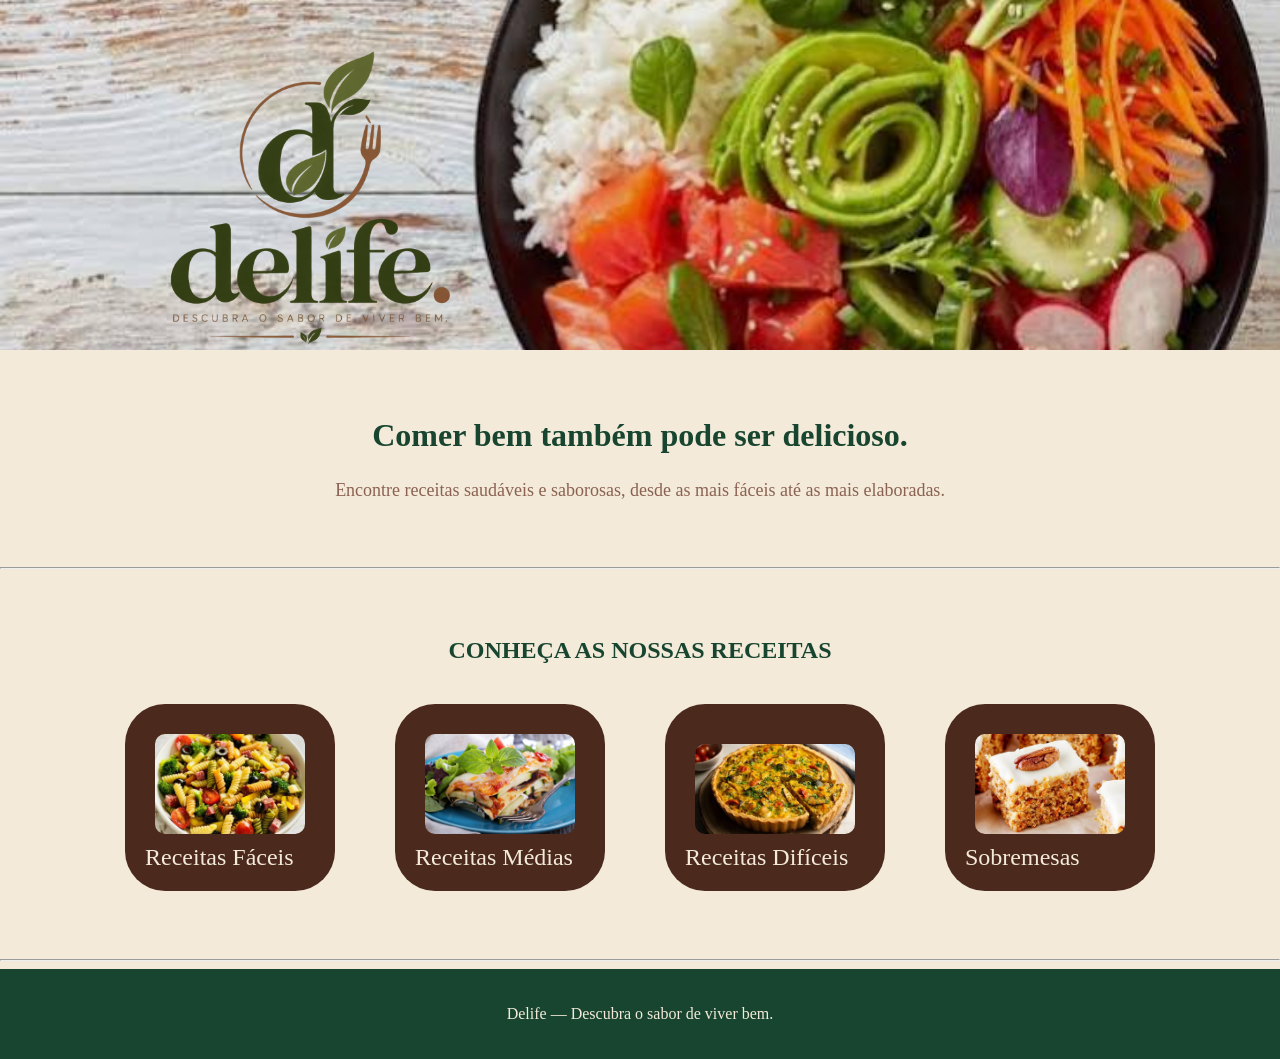
<file: index.html>
<!DOCTYPE html>
<html lang="pt-BR">

<head>
    <meta charset="UTF-8">
    <meta name="viewport" content="width=device-width, initial-scale=1.0">

    <link rel="stylesheet" href="css/style.alyne.css">

    <title>DELIFE</title>
</head>

<body>

    <div class="banner">

        <img class="imagem"
            src="fotos/images (4).jpg"
            alt="Imagem de comida">

        <div class="escuro"></div>

        <img class="logo"
            src="fotos/delife.png"
            alt="Logo Delife">

    </div>


    <div class="inicio">

        <h2>
            Comer bem também pode ser delicioso.
        </h2>
        
        <p>
            Encontre receitas saudáveis e saborosas, desde as mais
            fáceis até as mais elaboradas.
        </p>

    </div>


    <hr>


    <div class="receitas">

        <h2>
            CONHEÇA AS NOSSAS RECEITAS
        </h2>

        <div class="botoes">

            <button class="botao-facil">
                <a href="receitas_facies.html">Receitas Fáceis</a>
                <img src="fotos/images.fácies.jpg">
            </button>

            <button class="botao-medio">
                <a href="receitas-medias.html">Receitas Médias</a>
                <img src="fotos/images.media.jpg">
            </button>

            <button class="botao-dificil">
                <a href="receitas-dificies.html">Receitas Difíceis</a>
                <img src="fotos/images.dificil.jpg">
            </button>

            <button class="botao-sobremesa">
                <a href="sobremesas.html">Sobremesas</a>
                <img src="fotos/images.sobremesa.jpg">
            </button>

        </div>

    </div>


    <hr>


    <div class="final">

        <p>
            Delife — Descubra o sabor de viver bem.
        </p>

    </div>

</body>

</html>
</file>
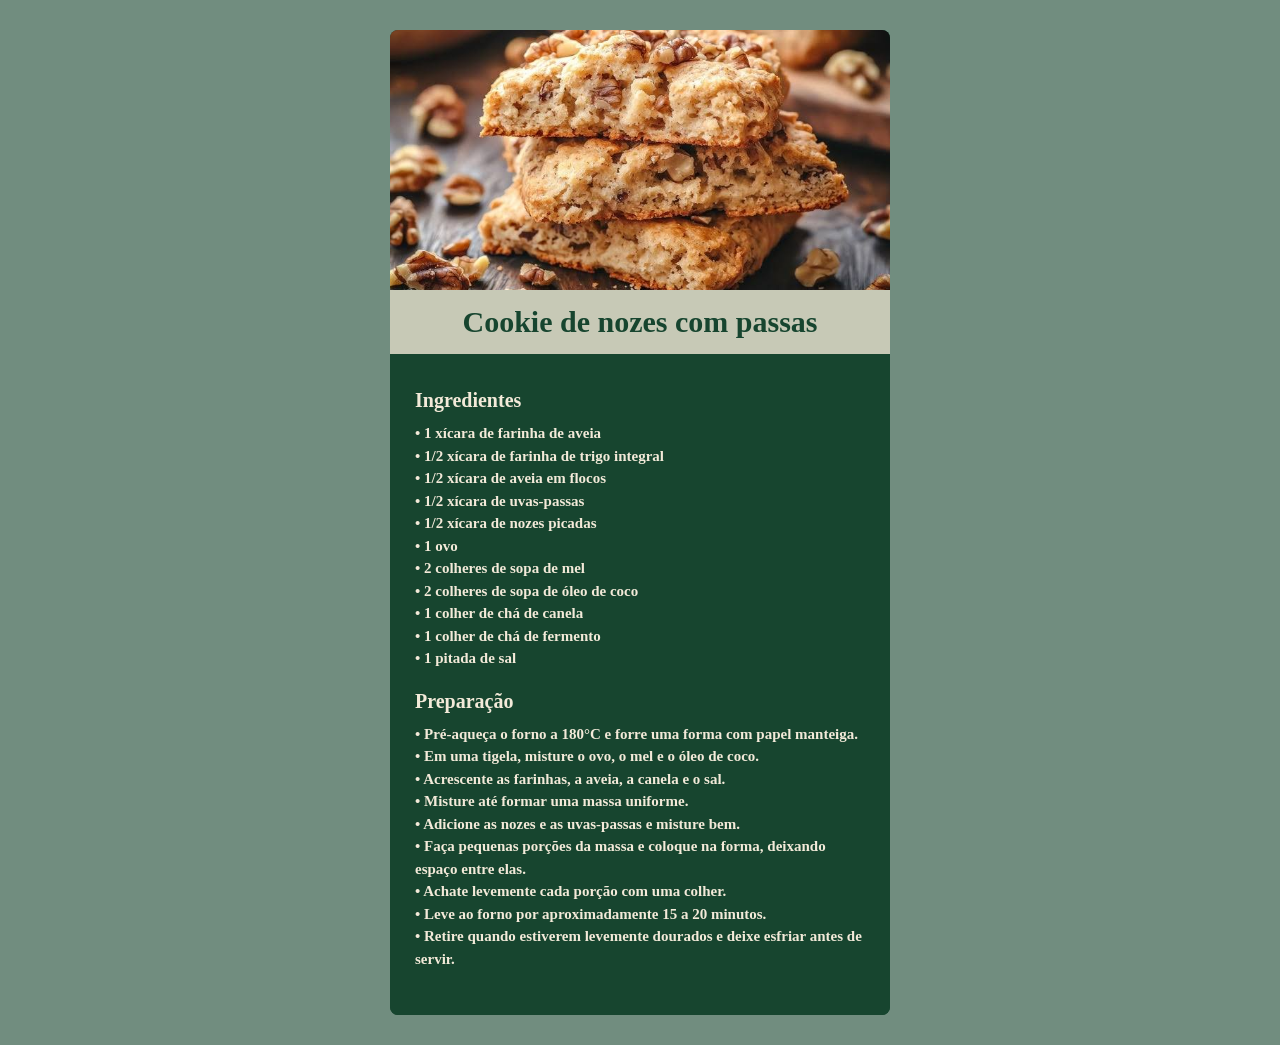
<file: cookie.html>
<!DOCTYPE html>
<html lang="pt-BR">

<head>
    <meta charset="UTF-8">
    <meta name="viewport" content="width=device-width, initial-scale=1.0">

    <link rel="stylesheet" href="css/style.cookie.css">

    <title>Cookie de nozes com passas - Delife</title>
</head>

<body>

    <div class="receita">

        <img class="foto" src="fotos/cookies.jpg" alt="Cookie de nozes com passas">

        <h1 class="nome">
            Cookie de nozes com passas
        </h1>

        <div class="conteudo">

            <h2>
                Ingredientes
            </h2>

            <p>
                • 1 xícara de farinha de aveia<br>
                • 1/2 xícara de farinha de trigo integral<br>
                • 1/2 xícara de aveia em flocos<br>
                • 1/2 xícara de uvas-passas<br>
                • 1/2 xícara de nozes picadas<br>
                • 1 ovo<br>
                • 2 colheres de sopa de mel<br>
                • 2 colheres de sopa de óleo de coco<br>
                • 1 colher de chá de canela<br>
                • 1 colher de chá de fermento<br>
                • 1 pitada de sal
            </p>

            <h2>
                Preparação
            </h2>

            <p>
                • Pré-aqueça o forno a 180°C e forre uma forma com papel manteiga.<br>
                • Em uma tigela, misture o ovo, o mel e o óleo de coco.<br>
                • Acrescente as farinhas, a aveia, a canela e o sal.<br>
                • Misture até formar uma massa uniforme.<br>
                • Adicione as nozes e as uvas-passas e misture bem.<br>
                • Faça pequenas porções da massa e coloque na forma, deixando espaço entre elas.<br>
                • Achate levemente cada porção com uma colher.<br>
                • Leve ao forno por aproximadamente 15 a 20 minutos.<br>
                • Retire quando estiverem levemente dourados e deixe esfriar antes de servir.
            </p>

        </div>

    </div>

</body>

</html>
</file>
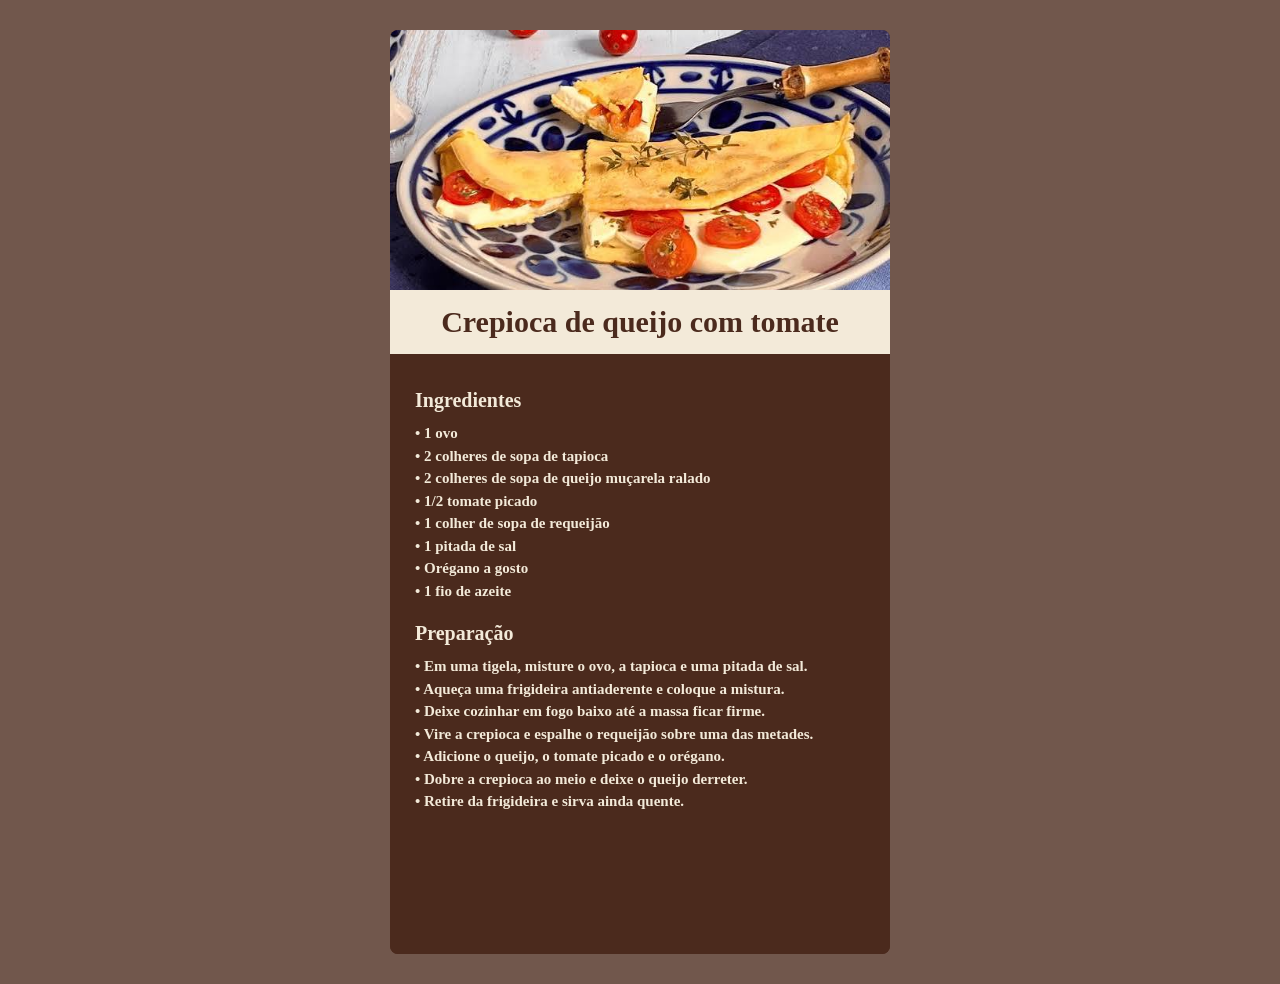
<file: crepe.html>
<!DOCTYPE html>
<html lang="pt-BR">
<head>
    <meta charset="UTF-8">
    <meta name="viewport" content="width=device-width, initial-scale=1.0">
    <link rel="stylesheet" href="css/style.crepioca.css">
    <title>Crepioca de queijo com tomate - Delife</title>
</head>
<body>

    <div class="receita">

        <img class="foto" src="fotos/crepioca.jpg" alt="Crepioca de queijo com tomate">

        <h1 class="nome">Crepioca de queijo com tomate</h1>

        <div class="conteudo">

            <h2>Ingredientes</h2>

            <p>
                • 1 ovo<br>
                • 2 colheres de sopa de tapioca<br>
                • 2 colheres de sopa de queijo muçarela ralado<br>
                • 1/2 tomate picado<br>
                • 1 colher de sopa de requeijão<br>
                • 1 pitada de sal<br>
                • Orégano a gosto<br>
                • 1 fio de azeite
            </p>

            <h2>Preparação</h2>

            <p>
                • Em uma tigela, misture o ovo, a tapioca e uma pitada de sal.<br>
                • Aqueça uma frigideira antiaderente e coloque a mistura.<br>
                • Deixe cozinhar em fogo baixo até a massa ficar firme.<br>
                • Vire a crepioca e espalhe o requeijão sobre uma das metades.<br>
                • Adicione o queijo, o tomate picado e o orégano.<br>
                • Dobre a crepioca ao meio e deixe o queijo derreter.<br>
                • Retire da frigideira e sirva ainda quente.
            </p>

        </div>

    </div>

</body>
</html>
</file>
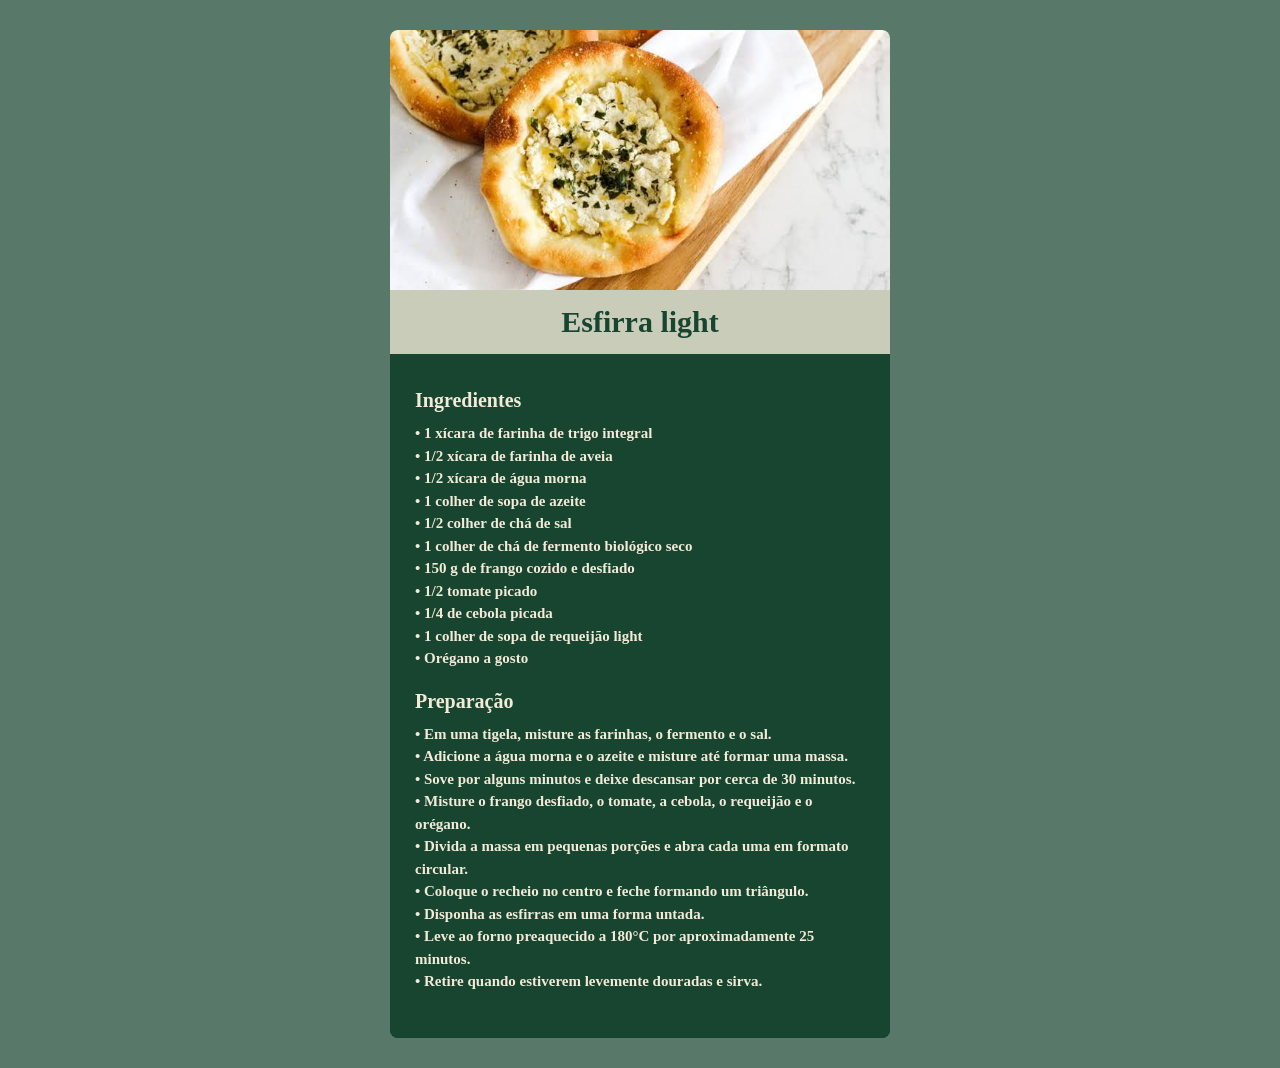
<file: esfirra.html>
<!DOCTYPE html>
<html lang="pt-BR">
<head>
    <meta charset="UTF-8">
    <meta name="viewport" content="width=device-width, initial-scale=1.0">
    <link rel="stylesheet" href="css/style.esfirra.css">
    <title>Esfirra light - Delife</title>
</head>
<body>

    <div class="receita">

        <img class="foto" src="fotos/esfirra.jpg" alt="Esfirra light">

        <h1 class="nome">Esfirra light</h1>

        <div class="conteudo">

            <h2>Ingredientes</h2>

            <p>
                • 1 xícara de farinha de trigo integral<br>
                • 1/2 xícara de farinha de aveia<br>
                • 1/2 xícara de água morna<br>
                • 1 colher de sopa de azeite<br>
                • 1/2 colher de chá de sal<br>
                • 1 colher de chá de fermento biológico seco<br>
                • 150 g de frango cozido e desfiado<br>
                • 1/2 tomate picado<br>
                • 1/4 de cebola picada<br>
                • 1 colher de sopa de requeijão light<br>
                • Orégano a gosto
            </p>

            <h2>Preparação</h2>

            <p>
                • Em uma tigela, misture as farinhas, o fermento e o sal.<br>
                • Adicione a água morna e o azeite e misture até formar uma massa.<br>
                • Sove por alguns minutos e deixe descansar por cerca de 30 minutos.<br>
                • Misture o frango desfiado, o tomate, a cebola, o requeijão e o orégano.<br>
                • Divida a massa em pequenas porções e abra cada uma em formato circular.<br>
                • Coloque o recheio no centro e feche formando um triângulo.<br>
                • Disponha as esfirras em uma forma untada.<br>
                • Leve ao forno preaquecido a 180°C por aproximadamente 25 minutos.<br>
                • Retire quando estiverem levemente douradas e sirva.
            </p>

        </div>

    </div>

</body>
</html>
</file>
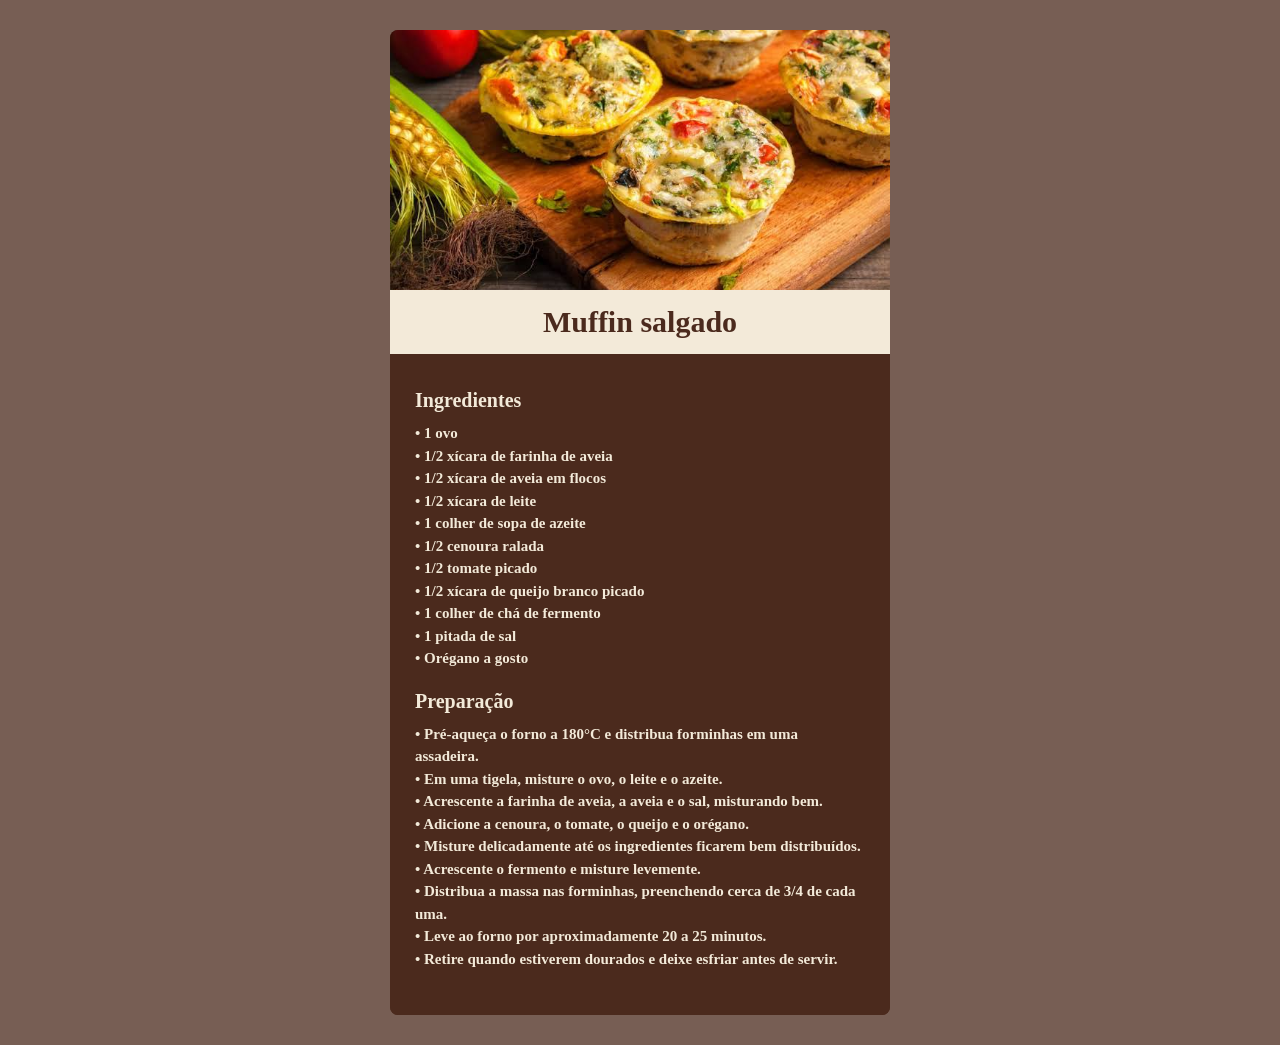
<file: muffin.salgado.html>
<!DOCTYPE html>
<html lang="pt-BR">
<head>
    <meta charset="UTF-8">
    <meta name="viewport" content="width=device-width, initial-scale=1.0">
    <link rel="stylesheet" href="css/style.muffinsalgado.css">
    <title>Muffin salgado - Delife</title>
</head>
<body>

    <div class="receita">

        <img class="foto" src="fotos/muffin salgado.jpg" alt="Muffin salgado">

        <h1 class="nome">Muffin salgado</h1>

        <div class="conteudo">

            <h2>Ingredientes</h2>

            <p>
                • 1 ovo<br>
                • 1/2 xícara de farinha de aveia<br>
                • 1/2 xícara de aveia em flocos<br>
                • 1/2 xícara de leite<br>
                • 1 colher de sopa de azeite<br>
                • 1/2 cenoura ralada<br>
                • 1/2 tomate picado<br>
                • 1/2 xícara de queijo branco picado<br>
                • 1 colher de chá de fermento<br>
                • 1 pitada de sal<br>
                • Orégano a gosto
            </p>

            <h2>Preparação</h2>

            <p>
                • Pré-aqueça o forno a 180°C e distribua forminhas em uma assadeira.<br>
                • Em uma tigela, misture o ovo, o leite e o azeite.<br>
                • Acrescente a farinha de aveia, a aveia e o sal, misturando bem.<br>
                • Adicione a cenoura, o tomate, o queijo e o orégano.<br>
                • Misture delicadamente até os ingredientes ficarem bem distribuídos.<br>
                • Acrescente o fermento e misture levemente.<br>
                • Distribua a massa nas forminhas, preenchendo cerca de 3/4 de cada uma.<br>
                • Leve ao forno por aproximadamente 20 a 25 minutos.<br>
                • Retire quando estiverem dourados e deixe esfriar antes de servir.
            </p>

        </div>

    </div>

</body>
</html>
</file>
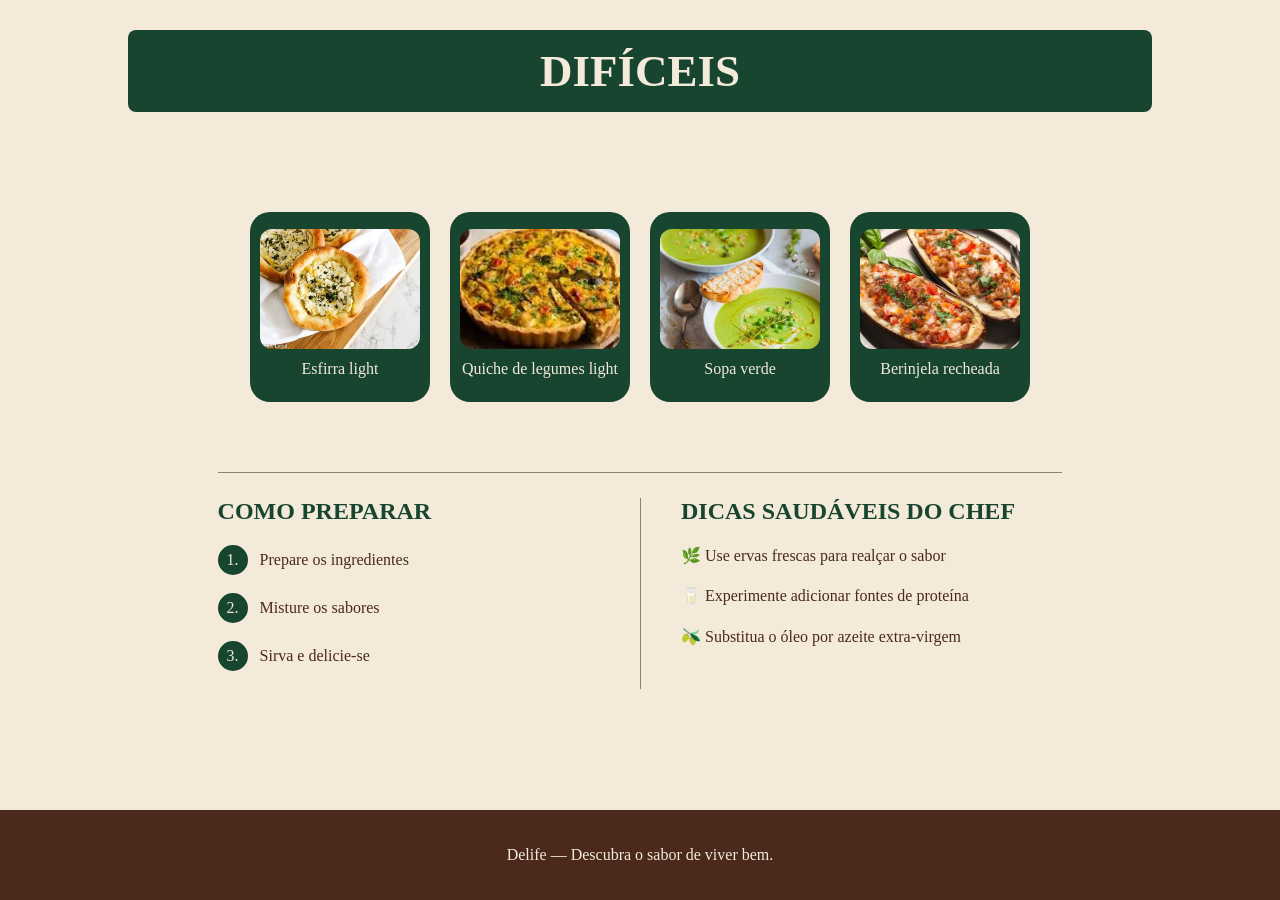
<file: receitas-dificies.html>
<!DOCTYPE html>
<html lang="pt-BR">

<head>
    <meta charset="UTF-8">
    <meta name="viewport" content="width=device-width, initial-scale=1.0">

    <link rel="stylesheet" href="css/style.dificil.css">

    <title>Receitas Difíceis - Delife</title>
</head>

<body>

    <div class="titulo">

        <h1>DIFÍCEIS</h1>

    </div>


    <div class="receitasdif">

        <button class="receitadif">
            <a href="esfirra.html">
                <img src="fotos/esfirra.jpg">
                <p>Esfirra light</p>
            </a>
        </button>


        <button class="receitadif">
            <a href="quiche-legumes.html">
                <img src="fotos/quiche.jpg">
                <p>Quiche de legumes light</p>
            </a>
        </button>


        <button class="receitadif">
            <a href="sopa-verde.html">
                <img src="fotos/sopaverde.jpg">
                <p>Sopa verde</p>
            </a>
        </button>


        <button class="receitadif">
            <a href="berinjela-recheada.html">
                <img src="fotos/beringela recheada.jpg">
                <p>Berinjela recheada</p>
            </a>
        </button>
        
    </div>

    <hr>

    <div class="informacoes">

        <div class="preparo">
            <h2>COMO PREPARAR</h2>

            <p><span>1.</span> Prepare os ingredientes</p>

            <p><span>2.</span> Misture os sabores</p>

            <p><span>3.</span> Sirva e delicie-se</p>
        </div>

        <div class="dicas">
            <h2>DICAS SAUDÁVEIS DO CHEF</h2>

            <p>🌿 Use ervas frescas para realçar o sabor</p>

            <p>🥛 Experimente adicionar fontes de proteína</p>

            <p>🫒 Substitua o óleo por azeite extra-virgem</p>
        </div>

    </div>

    </div>


    <div class="final">

        <p>Delife — Descubra o sabor de viver bem.</p>

    </div>

</body>

</html>
</file>
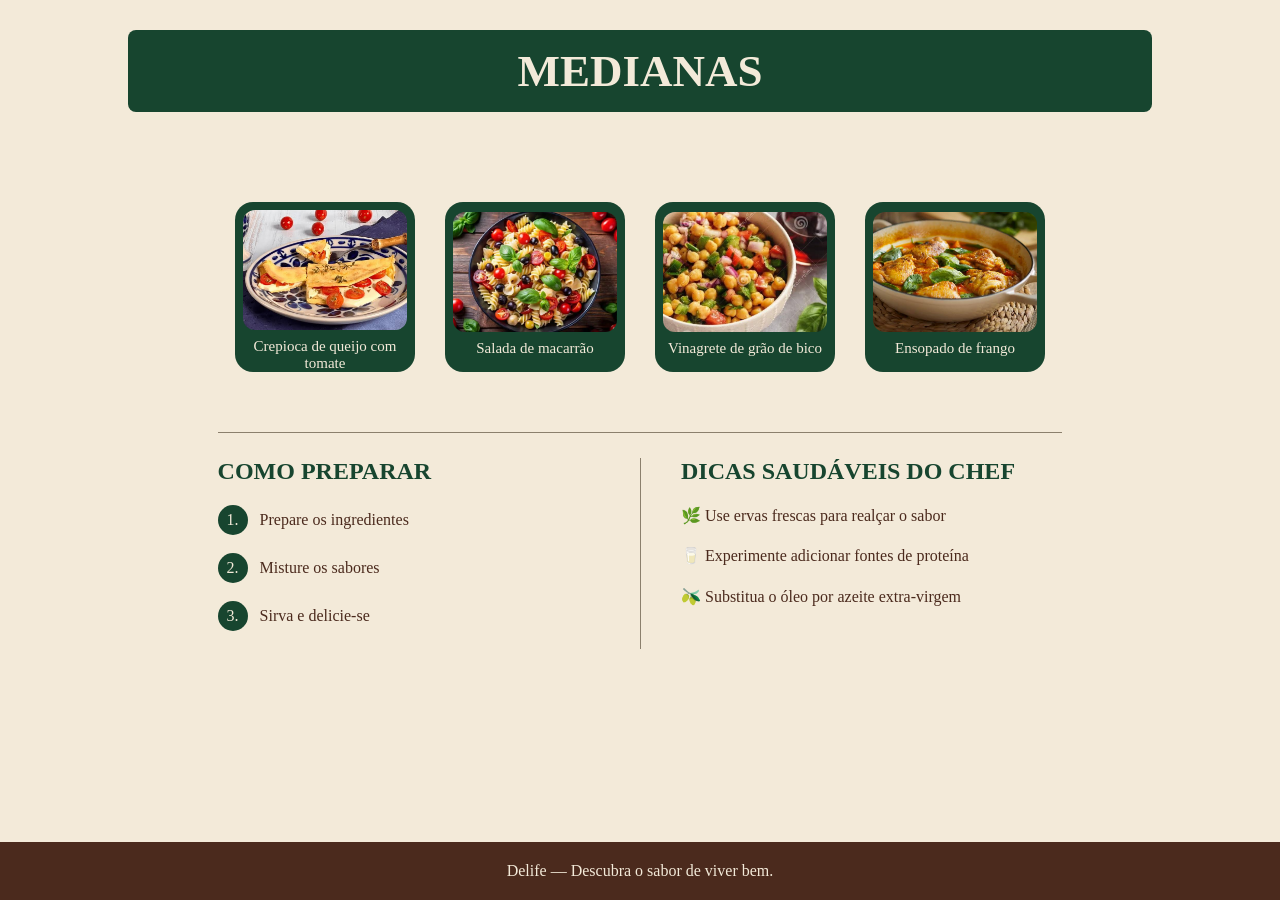
<file: receitas-medias.html>
<!DOCTYPE html>
<html lang="pt-BR">

<head>
    <meta charset="UTF-8">
    <meta name="viewport" content="width=device-width, initial-scale=1.0">

    <link rel="stylesheet" href="css/style.medias.css">

    <title>Receitas Médias - Delife</title>
</head>

<body>

    <div class="titulo">
        <h1>MEDIANAS</h1>
    </div>

    <div class="receitasmed">

        <button class="receitamed">
            <a href="crepe.html">
                <img src="fotos/crepioca.jpg">
                <p>Crepioca de queijo com tomate</p>
            </a>
        </button>

        <button class="receitamed">
            <a href="salada.html">
                <img src="fotos/salada de macarrão.jpg">
                <p>Salada de macarrão</p>
            </a>
        </button>

        <button class="receitamed">
            <a href="vinagrete.html">
                <img src="fotos/vinagrte.jpg">
                <p>Vinagrete de grão de bico</p>
            </a>
        </button>

        <button class="receitamed">
            <a href="ensopado.html">
                <img src="fotos/ensopado de frango.jpg">
                <p>Ensopado de frango</p>
            </a>
        </button>

    </div>

    <hr>

    <div class="informacoes">

        <div class="preparo">
            <h2>COMO PREPARAR</h2>

            <p><span>1.</span> Prepare os ingredientes</p>

            <p><span>2.</span> Misture os sabores</p>

            <p><span>3.</span> Sirva e delicie-se</p>
        </div>

        <div class="dicas">
            <h2>DICAS SAUDÁVEIS DO CHEF</h2>

            <p>🌿 Use ervas frescas para realçar o sabor</p>

            <p>🥛 Experimente adicionar fontes de proteína</p>

            <p>🫒 Substitua o óleo por azeite extra-virgem</p>
        </div>

    </div>

    <div class="final">
        <p>Delife — Descubra o sabor de viver bem.</p>
    </div>

</body>

</html>
</file>
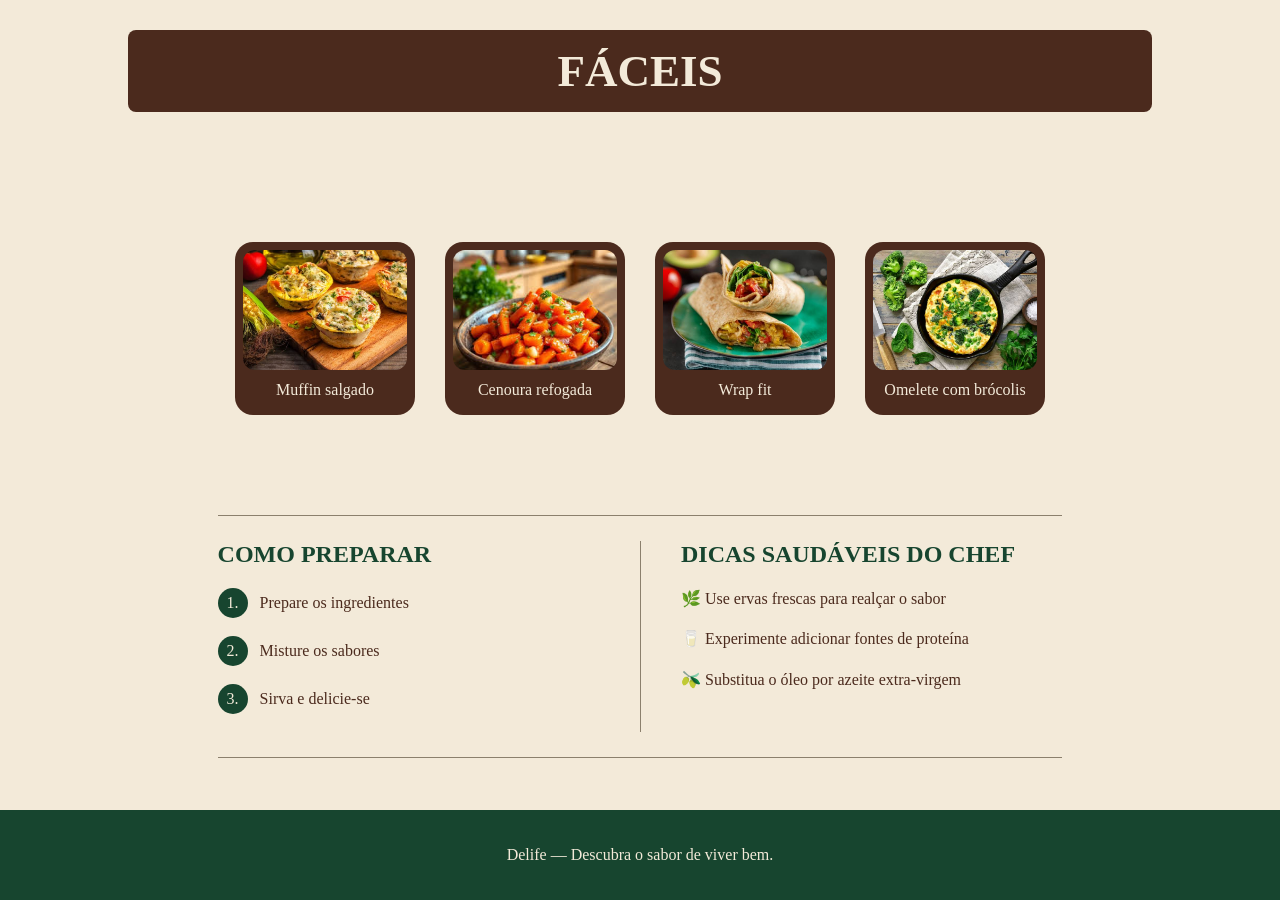
<file: receitas_facies.html>
<!DOCTYPE html>
<html lang="pt-BR">

<head>
    <meta charset="UTF-8">
    <meta name="viewport" content="width=device-width, initial-scale=1.0">

    <link rel="stylesheet" href="css/style.facil.css">

    <title>Receitas Fáceis - Delife</title>
</head>

<body>

    <div class="titulo">

        <h1>FÁCEIS</h1>

    </div>


    <div class="receitas">

        <button class="receita">
            <a href="muffin.salgado.html">
                <img src="fotos/muffin salgado.jpg">
                <p>Muffin salgado</p>
            </a>
        </button>


        <button class="receita">
            <a href="cenoura-refogada.html">
                <img src="fotos/cenoura-refogada.jpg">
                <p>Cenoura refogada</p>
            </a>
        </button>


        <button class="receita">
            <a href="wrap-fit.html">
                <img src="fotos/wrap.jpg">
                <p>Wrap fit</p>
            </a>
        </button>


        <button class="receita">
            <a href="omelete-brocolis.html">
                <img src="fotos/omeletedebrócolis.jpg">
                <p>Omelete com brócolis</p>
            </a>
        </button>
          </div>

    <hr>

    <div class="informacoes">

        <div class="preparo">
            <h2>COMO PREPARAR</h2>

            <p><span>1.</span> Prepare os ingredientes</p>

            <p><span>2.</span> Misture os sabores</p>

            <p><span>3.</span> Sirva e delicie-se</p>
        </div>

        <div class="dicas">
            <h2>DICAS SAUDÁVEIS DO CHEF</h2>

            <p>🌿 Use ervas frescas para realçar o sabor</p>

            <p>🥛 Experimente adicionar fontes de proteína</p>

            <p>🫒 Substitua o óleo por azeite extra-virgem</p>
        </div>

    </div>


    </div>


    <hr>


    <div class="final">

        <p>Delife — Descubra o sabor de viver bem.</p>

    </div>

</body>

</html>
</file>
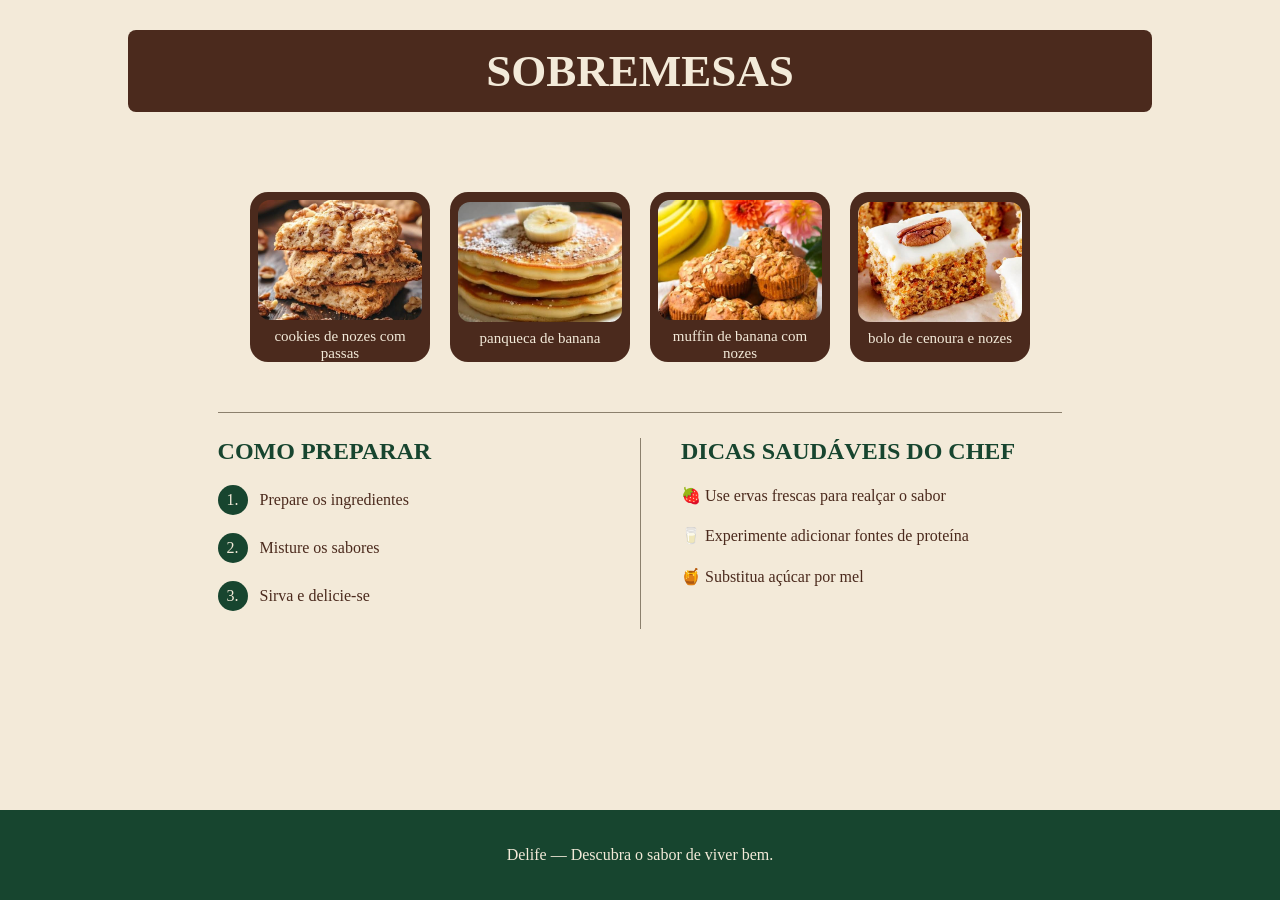
<file: sobremesas.html>
<!DOCTYPE html>
<html lang="pt-BR">

<head>
    <meta charset="UTF-8">
    <meta name="viewport" content="width=device-width, initial-scale=1.0">

    <link rel="stylesheet" href="css/style.sobreme.css">

    <title>Sobremesas - Delife</title>
</head>

<body>

<div class="titulo">
<h1>SOBREMESAS</h1>
</div>

<div class="sobremesas">

<button class="sobremesa">
<a href="cookie.html">
<img src="fotos/cookies.jpg">
<p>cookies de nozes com passas</p>
</a>
</button>

<button class="sobremesa">
<a href="panqueca.html">
<img src="fotos/panqueca.jpg">
<p>panqueca de banana</p>
</a>
</button>

<button class="sobremesa">
<a href="muffin_banana.html">
<img src="fotos/muffin banana.jpg">
<p>muffin de banana com nozes</p>
</a>
</button>

<button class="sobremesa">
<a href="bolo.html">
<img src="fotos/images.sobremesa.jpg">
<p>bolo de cenoura e nozes</p>
</a>
</button>
</div>
<hr>
<div class="informacoes">
<div class="preparo">
<h2>COMO PREPARAR</h2>
<p><span>1.</span> Prepare os ingredientes</p>
<p><span>2.</span> Misture os sabores</p>
<p><span>3.</span> Sirva e delicie-se</p>
</div>
<div class="dicas">
<h2>DICAS SAUDÁVEIS DO CHEF</h2>
<p>🍓 Use ervas frescas para realçar o sabor</p>
<p>🥛 Experimente adicionar fontes de proteína</p>
<p>🍯 Substitua açúcar por mel</p>
</div>
</div>
</div>

<div class="final">
<p>Delife — Descubra o sabor de viver bem.</p>
</div>

</body>

</html>
</file>
<file: css/style.alyne.css>
body {
    background-color: #f3ead9;
    color: #8b6252;
    margin: 0;
    font-family: Georgia, serif;
}

.banner {
    width: 100%;
    height: 350px;
    position: relative;
}

.imagem {
    width: 100%;
    height: 350px;
    object-fit: cover;
    display: block;
}

.escuro {
    position: absolute;
    top: 0;
    left: 0;
    width: 100%;
    height: 350px;
    background: rgba(0, 0, 0, 0.068);
}

.logo {
    position: absolute;
    top: 30px;
    left: 50px;
    width: 520px;
    z-index: 2;
}

.inicio {
    text-align: center;
    padding: 40px;
}

.inicio h2 {
    color: #17452f;
    font-size: 32px;
}

.inicio p {
    font-size: 18px;
}

.receitas {
    text-align: center;
    padding: 40px;
}

.receitas h2 {
    color: #17452f;
}

.botoes {
    display: flex;
    justify-content: center;
    gap: 20px;
    font-family: 'Times New Roman', Times, serif;
}

button {
    background-color: #4b2a1d;
    color: #f3ead9;
    border: none;
    padding: 20px;
    font-size: 16px;
    cursor: pointer;
}

.botoes a {
    text-decoration: none;
    color: inherit;
}

.botao-facil {
    display: flex;
    flex-direction: column-reverse;
    margin: 20px;
    border-radius: 40px;
    font-size: 1.5rem;
    font-family: 'Times New Roman', Times, serif;
}

.botao-facil img {
    width: 150px;
    margin: 10px;
    border-radius: 10px;
}

.botao-medio {
    display: flex;
    flex-direction: column-reverse;
    margin: 20px;
    border-radius: 40px;
    font-size: 1.5rem;
    font-family: 'Times New Roman', Times, serif;
}

.botao-medio img {
    width: 150px;
    margin: 10px;
    border-radius: 10px;
}

.botao-dificil {
    display: flex;
    flex-direction: column-reverse;
    margin: 20px;
    border-radius: 40px;
    font-size: 1.5rem;
    font-family: 'Times New Roman', Times, serif;
}

.botao-dificil img {
    width: 160px;
    margin: 10px;
    border-radius: 10px;
}

.botao-sobremesa {
    display: flex;
    flex-direction: column-reverse;
    margin: 20px;
    border-radius: 40px;
    font-size: 1.5rem;
    font-family: 'Times New Roman', Times, serif;
}

.botao-sobremesa img {
    width: 150px;
    margin: 10px;
    border-radius: 10px;
}

.final {
    background-color: #17452f;
    color: #f3ead9;
    text-align: center;
    padding: 20px;
}

/* Responsivo */

.botoes {
    flex-wrap: wrap;
}

@media (max-width: 768px) {
    .banner,
    .imagem,
    .escuro {
        height: 220px;
    }

    .logo {
        width: 75%;
        max-width: 400px;
        top: 50%;
        left: 50%;
        transform: translate(-50%, -50%);
    }

    .inicio,
    .receitas {
        padding: 24px 16px;
    }

    .inicio h2 {
        font-size: 24px;
    }

    .inicio p {
        font-size: 16px;
    }

    .botoes {
        gap: 12px;
    }

    .botao-facil,
    .botao-medio,
    .botao-dificil,
    .botao-sobremesa {
        width: calc(50% - 6px);
        margin: 0;
        padding: 12px;
        border-radius: 24px;
        font-size: 1.1rem;
        align-items: center;
    }

    .botao-facil img,
    .botao-medio img,
    .botao-dificil img,
    .botao-sobremesa img {
        width: 100%;
        margin: 0 0 10px;
    }
}
</file>
<file: css/style.cookie.css>
body {
    background-color: #17452f9c;
    color: #4b2a1d;
    margin: 0;
    font-family: Georgia, serif;
}

.receita {
    background-color: #17452f;
    width: 500px;
    margin: 30px auto;
    border-radius: 8px;
    overflow: hidden;
}

.foto {
    width: 100%;
    height: 260px;
    object-fit: cover;
    display: block;
}

.nome {
    background-color: #f3ead9cc;
    color: #17452f;
    text-align: center;
    font-size: 30px;
    padding: 15px;
    margin: 0;
}

.conteudo {
    background-color: #17452f;
    color: #f3ead9;
    padding: 25px;
    min-height: 550px;
}

.conteudo h2 {
    font-size: 20px;
    margin: 10px 0 10px;
}

.conteudo p {
    font-size: 15px;
    font-weight: bold;
    line-height: 1.5;
    margin: 5px 0 20px;
}

/* Responsivo */

@media (max-width: 600px) {
    .receita {
        width: auto;
        margin: 16px;
    }

    .foto {
        height: 200px;
    }

    .nome {
        font-size: 24px;
    }

    .conteudo {
        padding: 18px;
        min-height: auto;
    }
}
</file>
<file: css/style.crepioca.css>
body {
    background-color: #4b2a1dc9;
    margin: 0;
    font-family: Georgia, serif;
}

.receita {
    background-color: #4b2a1d;
    width: 500px;
    margin: 30px auto;
    border-radius: 8px;
    overflow: hidden;
}

.foto {
    width: 100%;
    height: 260px;
    object-fit: cover;
    display: block;
}

.nome {
    background-color: #f3ead9;
    color: #4b2a1d;
    text-align: center;
    font-size: 30px;
    padding: 15px;
    margin: 0;
}

.conteudo {
    background-color: #4b2a1d;
    color: #f3ead9;
    padding: 25px;
    min-height: 550px;
}

.conteudo h2 {
    font-size: 20px;
    margin: 10px 0 10px;
}

.conteudo p {
    font-size: 15px;
    font-weight: bold;
    line-height: 1.5;
    margin: 5px 0 20px;
}

/* Responsivo */

@media (max-width: 600px) {
    .receita {
        width: auto;
        margin: 16px;
    }

    .foto {
        height: 200px;
    }

    .nome {
        font-size: 24px;
    }

    .conteudo {
        padding: 18px;
        min-height: auto;
    }
}
</file>
<file: css/style.esfirra.css>
body {
    background-color:#17452fb7;
    color: #4b2a1d;
    margin: 0;
    font-family: Georgia, serif;
}

.receita {
    background-color: #17452f;
    width: 500px;
    margin: 30px auto;
    border-radius: 8px;
    overflow: hidden;
}

.foto {
    width: 100%;
    height: 260px;
    object-fit: cover;
    display: block;
}

.nome {
    background-color: #f3ead9d0;
    color: #17452f;
    text-align: center;
    font-size: 30px;
    padding: 15px;
    margin: 0;
}

.conteudo {
    background-color: #17452f;
    color: #f3ead9;
    padding: 25px;
    min-height: 550px;
}

.conteudo h2 {
    font-size: 20px;
    margin: 10px 0 10px;
}

.conteudo p {
    font-size: 15px;
    font-weight: bold;
    line-height: 1.5;
    margin: 5px 0 20px;
}

/* Responsivo */

@media (max-width: 600px) {
    .receita {
        width: auto;
        margin: 16px;
    }

    .foto {
        height: 200px;
    }

    .nome {
        font-size: 24px;
    }

    .conteudo {
        padding: 18px;
        min-height: auto;
    }
}
</file>
<file: css/style.muffinsalgado.css>
body {
    background-color: #4b2a1dc0;
    color: #4b2a1d;
    margin: 0;
    font-family: Georgia, serif;
}

.receita {
    background-color:#4b2a1d;
    width: 500px;
    margin: 30px auto;
    border-radius: 8px;
    overflow: hidden;
}

.foto {
    width: 100%;
    height: 260px;
    object-fit: cover;
    display: block;
}

.nome {
    background-color: #f3ead9;
    color: #4b2a1d;
    text-align: center;
    font-size: 30px;
    padding: 15px;
    margin: 0;
}

.conteudo {
    background-color: #4b2a1d;
    color: #f3ead9;
    padding: 25px;
    min-height: 550px;
}

.conteudo h2 {
    font-size: 20px;
    margin: 10px 0 10px;
}

.conteudo p {
    font-size: 15px;
    font-weight: bold;
    line-height: 1.5;
    margin: 5px 0 20px;
}

/* Responsivo */

@media (max-width: 600px) {
    .receita {
        width: auto;
        margin: 16px;
    }

    .foto {
        height: 200px;
    }

    .nome {
        font-size: 24px;
    }

    .conteudo {
        padding: 18px;
        min-height: auto;
    }
}
</file>
<file: css/style.dificil.css>
body {
    background-color: #f3ead9;
    color: #4b2a1d;
    margin: 0;
    font-family: Georgia, serif;
    min-height: 100vh;
    display: flex;
    flex-direction: column;
}

.titulo {
    background-color:  #17452f;
    text-align: center;
    padding: 15px;
    margin: 30px 10%;
    border-radius: 8px;
}

.titulo h1 {
    color: #f3ead9;
    margin: 0;
    font-size: 45px;
}

.receitasdif { 
    display: flex;
    justify-content: center;
    align-items: center;
    gap: 20px;
    padding: 70px 20px;
}

.receitadif {
    background-color: #17452f;
    border: none;
    border-radius: 20px;
    padding: 10px;
    width: 180px;
    height: 190px;
    cursor: pointer;
    box-sizing: border-box;
}
.receitadif img {
    width: 100%;
    height: 120px;
    object-fit: cover;
    border-radius: 12px;
}

.receitadif a {
    text-decoration: none;
    color: #f3ead9;
}

.receitadif p {
    margin: 8px 2px;
    font-size: 16px;
    font-family: Georgia, serif;
}


hr {

    width: 66%;

    border: none;

    border-top: 1px solid #8b806d;

    margin: 0 auto;

}

.informacoes {

    display: flex;

    width: 66%;

    margin: 0 auto;

    padding: 25px 0;

}

.preparo {

    width: 50%;

    padding-right: 40px;

    box-sizing: border-box;

}

.dicas {

    width: 50%;

    padding-left: 40px;

    border-left: 1px solid #8b806d;

    box-sizing: border-box;

}

.informacoes h2 {

    color: #17452f;

    font-size: 24px;

    margin-top: 0;

    margin-bottom: 20px;

}

.informacoes p {

    font-size: 16px;

    margin: 18px 0;

    line-height: 1.4;

}

.preparo span {
    display: inline-flex;
    justify-content: center;
    align-items: center;
    background-color: #17452f;
    color: #f3ead9;
    border-radius: 50%;
    width: 30px;
    height: 30px;
    margin-right: 8px;

}

.final {
    background-color: #4b2a1d;
    color: #f3ead9;
    text-align: center;
    padding: 20px;
    margin-top: auto;
}

/* Responsivo */

.receitasdif {
    flex-wrap: wrap;
}

@media (max-width: 768px) {
    .titulo {
        margin: 20px 16px;
    }

    .titulo h1 {
        font-size: 32px;
    }

    .receitasdif {
        gap: 16px;
        padding: 30px 16px;
    }

    hr {
        width: auto;
        margin: 0 16px;
    }

    .informacoes {
        flex-direction: column;
        width: auto;
        margin: 0 16px;
    }

    .preparo,
    .dicas {
        width: 100%;
        padding: 0;
    }

    .dicas {
        border-left: none;
        border-top: 1px solid #8b806d;
        padding-top: 20px;
    }
}

@media (max-width: 480px) {
    .receitadif {
        width: calc(50% - 8px);
        height: auto;
    }
}
</file>
<file: css/style.medias.css>
body {

    background-color: #f3ead9;

    color: #4b2a1d;

    margin: 0;

    font-family: Georgia, serif;

    min-height: 100vh;

    display: flex;

    flex-direction: column;

}

.titulo {

    background-color: #17452f;

    text-align: center;

    padding: 15px;

    margin: 30px 10%;

    border-radius: 8px;

}

.titulo h1 {

    color: #f3ead9;

    margin: 0;

    font-size: 45px;

}

.receitasmed {

    display: flex;

    justify-content: center;

    align-items: center;

    gap: 30px;

    padding: 60px 20px;

    height: auto;

}

.receitamed {

    background-color: #17452f;

    border: none;

    border-radius: 18px;

    padding: 8px;

    width: 180px;

    height: 170px;

    cursor: pointer;

    box-sizing: border-box;

}

.receitamed img {

    width: 100%;

    height: 120px;

    object-fit: cover;

    border-radius: 12px;

}

.receitamed a {

    text-decoration: none;

    color: #f3ead9;

}

.receitamed p {

    margin: 5px 2px;

    font-size: 15px;

    font-family: Georgia, serif;

}

hr {

    width: 66%;

    border: none;

    border-top: 1px solid #8b806d;

    margin: 0 auto;

}

.informacoes {

    display: flex;

    width: 66%;

    margin: 0 auto;

    padding: 25px 0;

}

.preparo {

    width: 50%;

    padding-right: 40px;

    box-sizing: border-box;

}

.dicas {

    width: 50%;

    padding-left: 40px;

    border-left: 1px solid #8b806d;

    box-sizing: border-box;

}

.informacoes h2 {

    color: #17452f;

    font-size: 24px;

    margin-top: 0;

    margin-bottom: 20px;

}

.informacoes p {

    font-size: 16px;

    margin: 18px 0;

    line-height: 1.4;

}

.preparo span {
    display: inline-flex;
    justify-content: center;
    align-items: center;
    background-color: #17452f;
    color: #f3ead9;
    border-radius: 50%;
    width: 30px;
    height: 30px;
    margin-right: 8px;

}

.final {
    background-color: #4b2a1d;
    color: #f3ead9;
    text-align: center;
    margin-top: auto;
    padding: 20px;
}

.final p {
    margin: 0;
}

/* Responsivo */

.receitasmed {
    flex-wrap: wrap;
}

@media (max-width: 768px) {
    .titulo {
        margin: 20px 16px;
    }

    .titulo h1 {
        font-size: 32px;
    }

    .receitasmed {
        gap: 16px;
        padding: 30px 16px;
    }

    hr {
        width: auto;
        margin: 0 16px;
    }

    .informacoes {
        flex-direction: column;
        width: auto;
        margin: 0 16px;
    }

    .preparo,
    .dicas {
        width: 100%;
        padding: 0;
    }

    .dicas {
        border-left: none;
        border-top: 1px solid #8b806d;
        padding-top: 20px;
    }
}

@media (max-width: 480px) {
    .receitamed {
        width: calc(50% - 8px);
        height: auto;
    }
}
</file>
<file: css/style.facil.css>
body {
    background-color: #f3ead9;
    color: #4b2a1d;
    margin: 0;
    font-family: Georgia, serif;
    min-height: 100vh;
    display: flex;
    flex-direction: column;
}

.titulo {
    background-color: #4b2a1d;
    text-align: center;
    padding: 15px;
    margin: 30px 10%;
    border-radius: 8px;
}

.titulo h1 {
    color: #f3ead9;
    margin: 0;
    font-size: 45px;
}

.receitas {
    display: flex;
    justify-content: center;
    align-items: center;
    gap: 30px;
    padding: 100px 30px;
   
}

.receita {
    background-color: #4b2a1d;
    border: none;
    border-radius: 18px;
    padding: 8px;
    width: 180px;
    cursor: pointer;
}

.receita img {
    width: 100%;
    height: 120px;
    object-fit: cover;
    border-radius: 12px;
}

.receita a {
    text-decoration: none;
    color: #f3ead9;
}

.receita p {
    margin: 8px 2px;
    font-size: 16px;
    font-family: Georgia, serif;
}
hr {

    width: 66%;

    border: none;

    border-top: 1px solid #8b806d;

    margin: 0 auto;

}

.informacoes {

    display: flex;

    width: 66%;

    margin: 0 auto;

    padding: 25px 0;

}

.preparo {

    width: 50%;

    padding-right: 40px;

    box-sizing: border-box;

}

.dicas {

    width: 50%;

    padding-left: 40px;

    border-left: 1px solid #8b806d;

    box-sizing: border-box;

}

.informacoes h2 {

    color: #17452f;

    font-size: 24px;

    margin-top: 0;

    margin-bottom: 20px;

}

.informacoes p {

    font-size: 16px;

    margin: 18px 0;

    line-height: 1.4;

}

.preparo span {
    display: inline-flex;
    justify-content: center;
    align-items: center;
    background-color: #17452f;
    color: #f3ead9;
    border-radius: 50%;
    width: 30px;
    height: 30px;
    margin-right: 8px;

}

.final {
    background-color: #17452f;
    color: #f3ead9;
    text-align: center;
    padding: 20px;
    margin-top: auto;
}

/* Responsivo */

.receitas {
    flex-wrap: wrap;
}

@media (max-width: 768px) {
    .titulo {
        margin: 20px 16px;
    }

    .titulo h1 {
        font-size: 32px;
    }

    .receitas {
        gap: 16px;
        padding: 30px 16px;
    }

    hr {
        width: auto;
        margin: 0 16px;
    }

    .informacoes {
        flex-direction: column;
        width: auto;
        margin: 0 16px;
    }

    .preparo,
    .dicas {
        width: 100%;
        padding: 0;
    }

    .dicas {
        border-left: none;
        border-top: 1px solid #8b806d;
        padding-top: 20px;
    }
}

@media (max-width: 480px) {
    .receita {
        width: calc(50% - 8px);
        height: auto;
    }
}
</file>
<file: css/style.sobreme.css>
body {
    background-color: #f3ead9;
    color: #4b2a1d;
    margin: 0;
    font-family: Georgia, serif;
    min-height: 100vh;
    display: flex;
    flex-direction: column;
}

.titulo {
    background-color: #4b2a1d;
    text-align: center;
    padding: 15px;
    margin: 30px 10%;
    border-radius: 8px;
}

.titulo h1 {
    color: #f3ead9;
    margin: 0;
    font-size: 45px;
}

.sobremesas {
    display: flex;
    justify-content: center;
    align-items: center;
    gap: 20px;
    padding: 50px 20px;
}

.sobremesa {
    background-color:  #4b2a1d;
    border: none;
    border-radius: 18px;
    padding: 8px;
    width: 180px;
    height: 170px;
    cursor: pointer;
    box-sizing: border-box;
}

.sobremesa img {
    width: 100%;
    height: 120px;
    object-fit: cover;
    border-radius: 12px;
}

.sobremesa a {
    text-decoration: none;
    color: #f3ead9;
}

.sobremesa p {
    margin: 5px 2px;
    font-size: 15px;
     font-family: Georgia, serif;
}


hr {

    width: 66%;

    border: none;

    border-top: 1px solid #8b806d;

    margin: 0 auto;

}

.informacoes {

    display: flex;

    width: 66%;

    margin: 0 auto;

    padding: 25px 0;

}

.preparo {

    width: 50%;

    padding-right: 40px;

    box-sizing: border-box;

}

.dicas {

    width: 50%;

    padding-left: 40px;

    border-left: 1px solid #8b806d;

    box-sizing: border-box;

}

.informacoes h2 {

    color: #17452f;

    font-size: 24px;

    margin-top: 0;

    margin-bottom: 20px;

}

.informacoes p {

    font-size: 16px;

    margin: 18px 0;

    line-height: 1.4;

}

.preparo span {
    display: inline-flex;
    justify-content: center;
    align-items: center;
    background-color: #17452f;
    color: #f3ead9;
    border-radius: 50%;
    width: 30px;
    height: 30px;
    margin-right: 8px;

}
.final {
    background-color: #17452f;
    color: #f3ead9;
    text-align: center;
    padding: 20px;
    margin-top: auto;
}

/* Responsivo */

.sobremesas {
    flex-wrap: wrap;
}

@media (max-width: 768px) {
    .titulo {
        margin: 20px 16px;
    }

    .titulo h1 {
        font-size: 32px;
    }

    .sobremesas {
        gap: 16px;
        padding: 30px 16px;
    }

    hr {
        width: auto;
        margin: 0 16px;
    }

    .informacoes {
        flex-direction: column;
        width: auto;
        margin: 0 16px;
    }

    .preparo,
    .dicas {
        width: 100%;
        padding: 0;
    }

    .dicas {
        border-left: none;
        border-top: 1px solid #8b806d;
        padding-top: 20px;
    }
}

@media (max-width: 480px) {
    .sobremesa {
        width: calc(50% - 8px);
        height: auto;
    }
}
</file>
